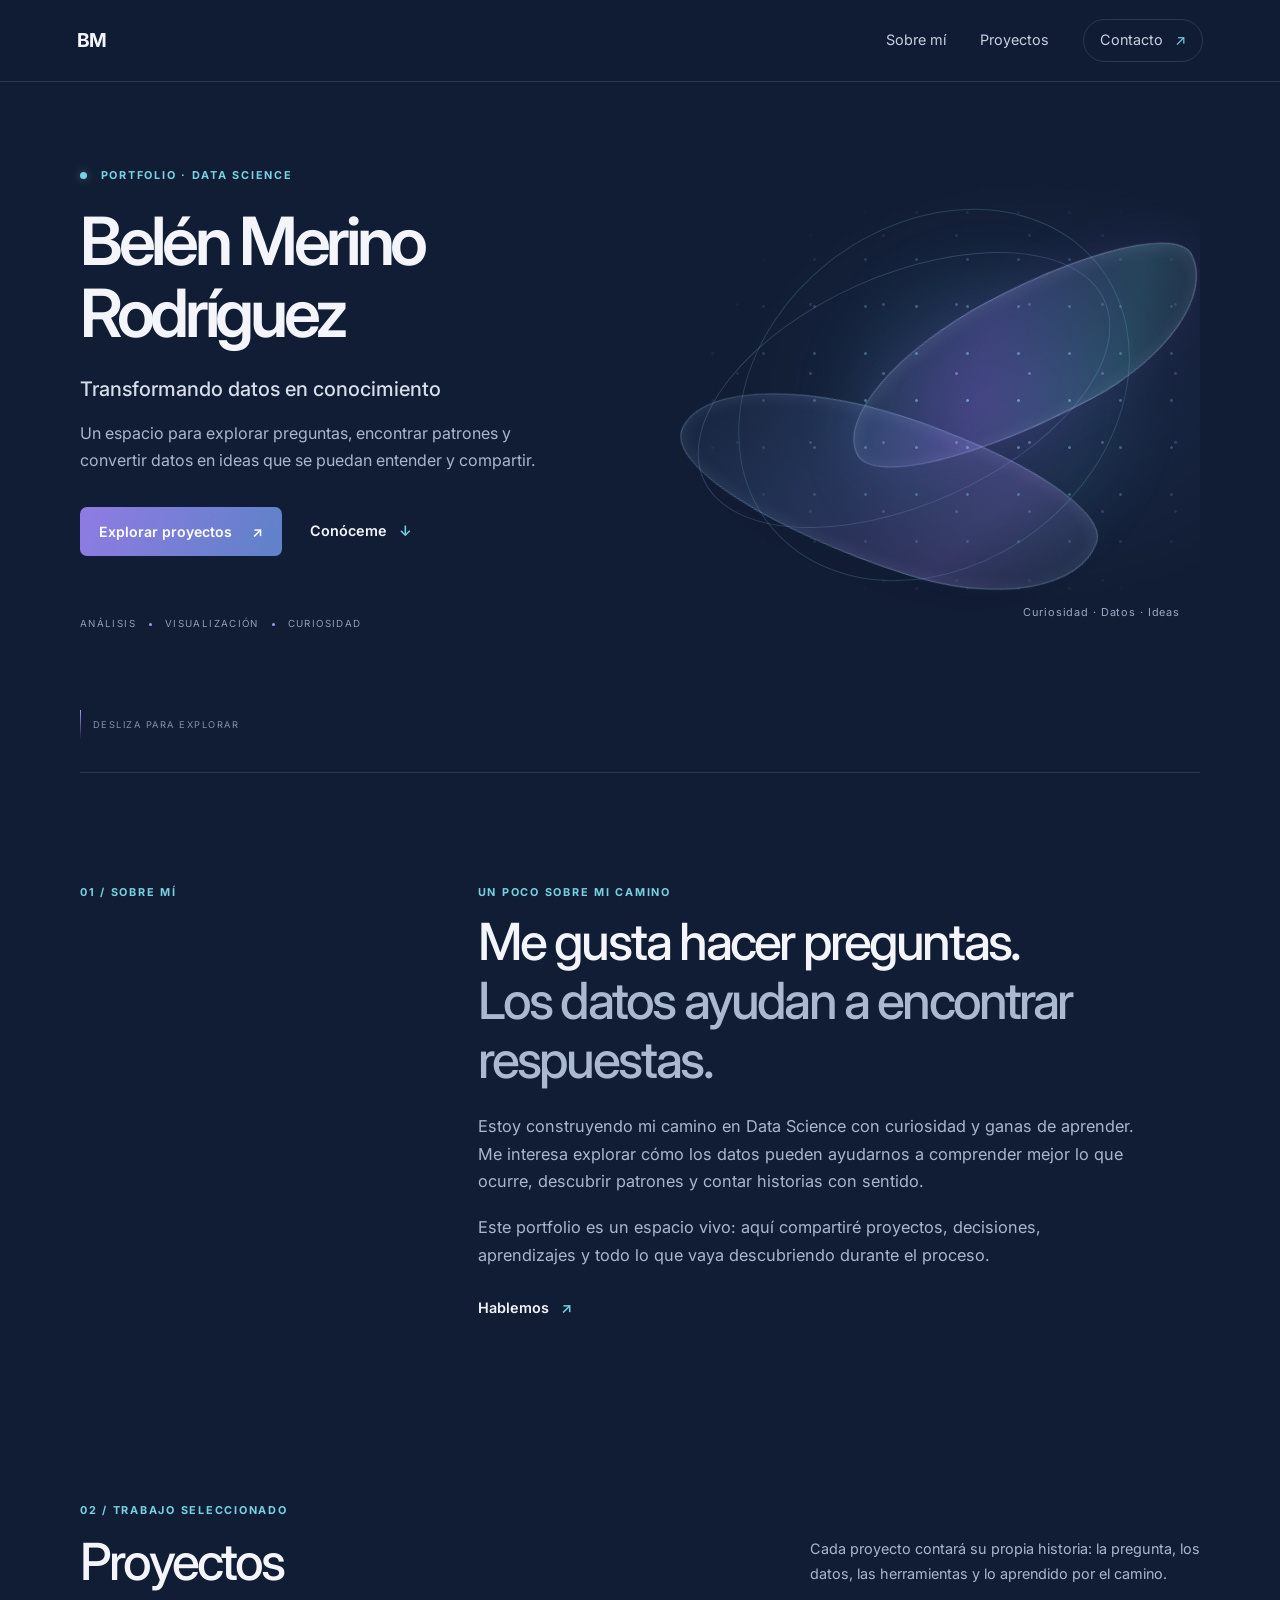
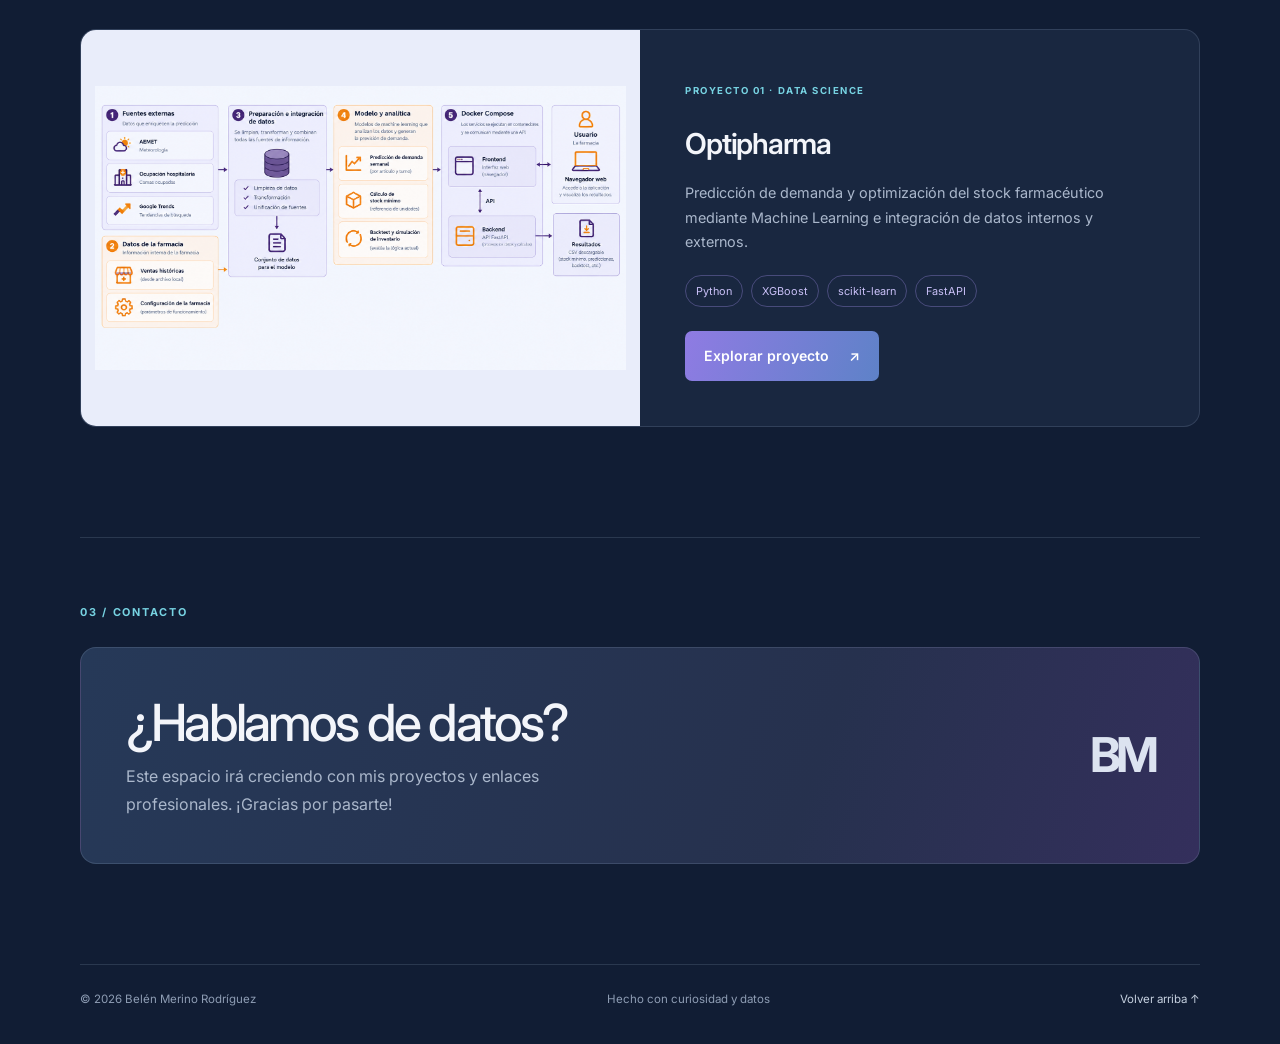
<file: index.html>
<!doctype html>
<html lang="es">
<head>
  <meta charset="utf-8">
  <meta name="viewport" content="width=device-width, initial-scale=1">
  <meta name="description" content="Portfolio de Belén Merino Rodríguez: proyectos, análisis y exploración de datos.">
  <meta name="theme-color" content="#111d34">
  <title>Belén Merino Rodríguez | Portfolio</title>
  <link rel="preconnect" href="https://fonts.googleapis.com">
  <link rel="preconnect" href="https://fonts.gstatic.com" crossorigin>
  <link href="https://fonts.googleapis.com/css2?family=Inter:wght@400;500;600;700&display=swap" rel="stylesheet">
  <link rel="stylesheet" href="styles.css">
</head>
<body>
  <header class="site-header">
    <a class="brand" href="#inicio" aria-label="Ir al inicio">BM</a>
    <button class="menu-toggle" aria-label="Abrir menú" aria-expanded="false">☰</button>
    <nav class="nav" aria-label="Navegación principal">
      <a href="#sobre-mi">Sobre mí</a>
      <a href="#proyectos">Proyectos</a>
      <a class="nav-cta" href="#contacto">Contacto <span aria-hidden="true">↗</span></a>
    </nav>
  </header>

  <main>
    <section class="hero section-wrap" id="inicio">
      <div class="hero-copy">
        <p class="eyebrow"><span class="status-dot"></span> PORTFOLIO · DATA SCIENCE</p>
        <h1>Belén Merino Rodríguez</h1>
        <p class="hero-subtitle">Transformando datos en conocimiento</p>
        <p class="hero-text">Un espacio para explorar preguntas, encontrar patrones y convertir datos en ideas que se puedan entender y compartir.</p>
        <div class="hero-actions">
          <a class="button button-primary" href="#proyectos">Explorar proyectos <span aria-hidden="true">↗</span></a>
          <a class="text-link" href="#sobre-mi">Conóceme <span aria-hidden="true">↓</span></a>
        </div>
        <div class="hero-meta"><span>ANÁLISIS</span><i></i><span>VISUALIZACIÓN</span><i></i><span>CURIOSIDAD</span></div>
      </div>
      <div class="hero-art" role="img" aria-label="Formas abstractas translúcidas en tonos violetas y cian sobre un fondo azul noche">
        <div class="art-glow"></div>
        <div class="art-orbit orbit-one"></div>
        <div class="art-orbit orbit-two"></div>
        <div class="art-glass glass-one"></div>
        <div class="art-glass glass-two"></div>
        <div class="art-particles"></div>
        <span class="art-caption">Curiosidad · Datos · Ideas</span>
      </div>
      <a class="scroll-cue" href="#sobre-mi"><span></span> DESLIZA PARA EXPLORAR</a>
    </section>

    <section class="intro section-wrap" id="sobre-mi">
      <div class="section-kicker">01 / SOBRE MÍ</div>
      <div class="intro-content">
        <p class="eyebrow">UN POCO SOBRE MI CAMINO</p>
        <h2>Me gusta hacer preguntas.<br><em>Los datos ayudan a encontrar respuestas.</em></h2>
        <p>Estoy construyendo mi camino en Data Science con curiosidad y ganas de aprender. Me interesa explorar cómo los datos pueden ayudarnos a comprender mejor lo que ocurre, descubrir patrones y contar historias con sentido.</p>
        <p>Este portfolio es un espacio vivo: aquí compartiré proyectos, decisiones, aprendizajes y todo lo que vaya descubriendo durante el proceso.</p>
        <a class="text-link" href="#contacto">Hablemos <span aria-hidden="true">↗</span></a>
      </div>
    </section>

    <section class="projects section-wrap" id="proyectos">
      <div class="section-heading">
        <div>
          <div class="section-kicker">02 / TRABAJO SELECCIONADO</div>
          <h2>Proyectos</h2>
        </div>
        <p>Cada proyecto contará su propia historia: la pregunta, los datos, las herramientas y lo aprendido por el camino.</p>
      </div>
      <article class="project-placeholder project-featured">
        <a class="project-visual project-image-link" href="proyectos/optipharma/" aria-label="Ver el caso de estudio Optipharma">
          <img src="assets/optipharma-arquitectura.png" alt="Diagrama de arquitectura de Optipharma: fuentes de datos, preparación, modelo predictivo, aplicación y resultados">
        </a>
        <div class="project-info">
          <span class="project-number">PROYECTO 01 · DATA SCIENCE</span>
          <h3>Optipharma</h3>
          <p>Predicción de demanda y optimización del stock farmacéutico mediante Machine Learning e integración de datos internos y externos.</p>
          <div class="project-tags"><span>Python</span><span>XGBoost</span><span>scikit-learn</span><span>FastAPI</span></div>
          <a class="button button-primary" href="proyectos/optipharma/">Explorar proyecto <span aria-hidden="true">↗</span></a>
        </div>
      </article>
    </section>

    <section class="contact section-wrap" id="contacto">
      <div class="section-kicker">03 / CONTACTO</div>
      <div class="contact-panel">
        <div>
          <h2>¿Hablamos de datos?</h2>
          <p>Este espacio irá creciendo con mis proyectos y enlaces profesionales. ¡Gracias por pasarte!</p>
        </div>
        <span class="contact-mark">BM</span>
      </div>
    </section>
  </main>

  <footer class="footer section-wrap">
    <span>© <span id="year"></span> Belén Merino Rodríguez</span>
    <span>Hecho con curiosidad y datos</span>
    <a href="#inicio">Volver arriba ↑</a>
  </footer>
  <script src="script.js"></script>
</body>
</html>
</file>
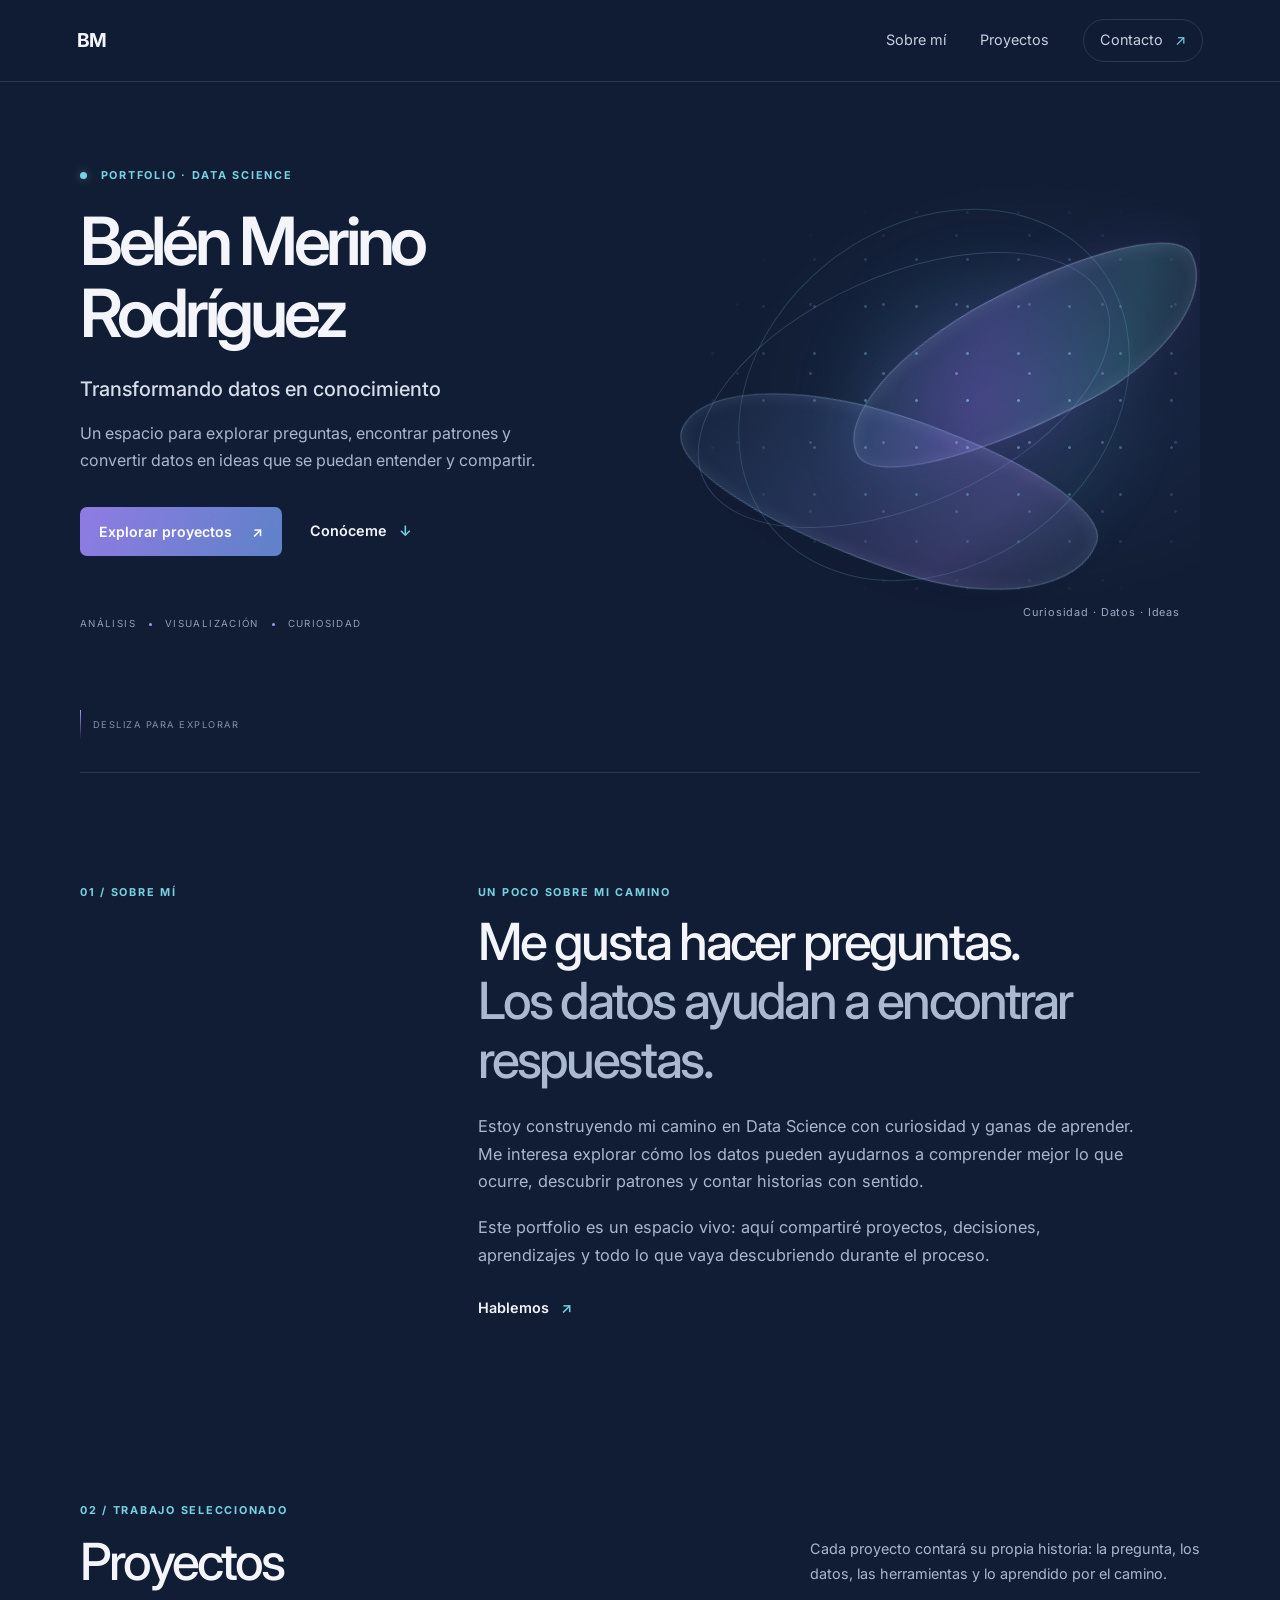
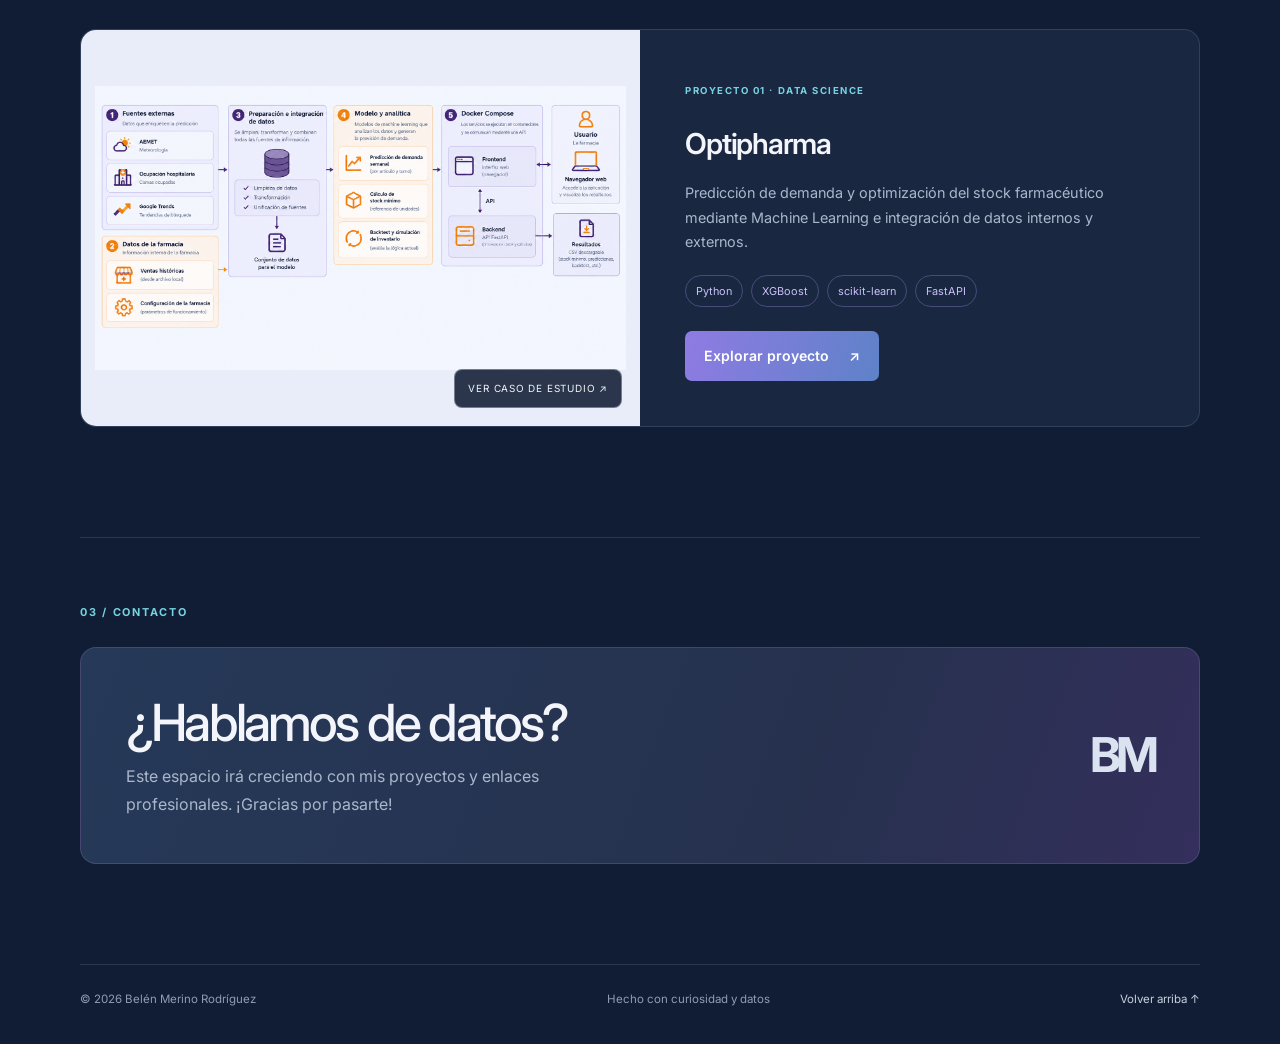
<file: index (1).html>
<!doctype html>
<html lang="es">
<head>
  <meta charset="utf-8">
  <meta name="viewport" content="width=device-width, initial-scale=1">
  <meta name="description" content="Portfolio de Belén Merino Rodríguez: proyectos, análisis y exploración de datos.">
  <meta name="theme-color" content="#111d34">
  <title>Belén Merino Rodríguez | Portfolio</title>
  <link rel="preconnect" href="https://fonts.googleapis.com">
  <link rel="preconnect" href="https://fonts.gstatic.com" crossorigin>
  <link href="https://fonts.googleapis.com/css2?family=Inter:wght@400;500;600;700&display=swap" rel="stylesheet">
  <link rel="stylesheet" href="styles.css">
</head>
<body>
  <header class="site-header">
    <a class="brand" href="#inicio" aria-label="Ir al inicio">BM</a>
    <button class="menu-toggle" aria-label="Abrir menú" aria-expanded="false">☰</button>
    <nav class="nav" aria-label="Navegación principal">
      <a href="#sobre-mi">Sobre mí</a>
      <a href="#proyectos">Proyectos</a>
      <a class="nav-cta" href="#contacto">Contacto <span aria-hidden="true">↗</span></a>
    </nav>
  </header>

  <main>
    <section class="hero section-wrap" id="inicio">
      <div class="hero-copy">
        <p class="eyebrow"><span class="status-dot"></span> PORTFOLIO · DATA SCIENCE</p>
        <h1>Belén Merino Rodríguez</h1>
        <p class="hero-subtitle">Transformando datos en conocimiento</p>
        <p class="hero-text">Un espacio para explorar preguntas, encontrar patrones y convertir datos en ideas que se puedan entender y compartir.</p>
        <div class="hero-actions">
          <a class="button button-primary" href="#proyectos">Explorar proyectos <span aria-hidden="true">↗</span></a>
          <a class="text-link" href="#sobre-mi">Conóceme <span aria-hidden="true">↓</span></a>
        </div>
        <div class="hero-meta"><span>ANÁLISIS</span><i></i><span>VISUALIZACIÓN</span><i></i><span>CURIOSIDAD</span></div>
      </div>
      <div class="hero-art" role="img" aria-label="Formas abstractas translúcidas en tonos violetas y cian sobre un fondo azul noche">
        <div class="art-glow"></div>
        <div class="art-orbit orbit-one"></div>
        <div class="art-orbit orbit-two"></div>
        <div class="art-glass glass-one"></div>
        <div class="art-glass glass-two"></div>
        <div class="art-particles"></div>
        <span class="art-caption">Curiosidad · Datos · Ideas</span>
      </div>
      <a class="scroll-cue" href="#sobre-mi"><span></span> DESLIZA PARA EXPLORAR</a>
    </section>

    <section class="intro section-wrap" id="sobre-mi">
      <div class="section-kicker">01 / SOBRE MÍ</div>
      <div class="intro-content">
        <p class="eyebrow">UN POCO SOBRE MI CAMINO</p>
        <h2>Me gusta hacer preguntas.<br><em>Los datos ayudan a encontrar respuestas.</em></h2>
        <p>Estoy construyendo mi camino en Data Science con curiosidad y ganas de aprender. Me interesa explorar cómo los datos pueden ayudarnos a comprender mejor lo que ocurre, descubrir patrones y contar historias con sentido.</p>
        <p>Este portfolio es un espacio vivo: aquí compartiré proyectos, decisiones, aprendizajes y todo lo que vaya descubriendo durante el proceso.</p>
        <a class="text-link" href="#contacto">Hablemos <span aria-hidden="true">↗</span></a>
      </div>
    </section>

    <section class="projects section-wrap" id="proyectos">
      <div class="section-heading">
        <div>
          <div class="section-kicker">02 / TRABAJO SELECCIONADO</div>
          <h2>Proyectos</h2>
        </div>
        <p>Cada proyecto contará su propia historia: la pregunta, los datos, las herramientas y lo aprendido por el camino.</p>
      </div>
      <article class="project-placeholder project-featured">
        <a class="project-visual project-image-link" href="proyectos/optipharma/" aria-label="Ver el caso de estudio Optipharma">
          <img src="assets/optipharma-arquitectura.png" alt="Diagrama de arquitectura de Optipharma: fuentes de datos, preparación, modelo predictivo, aplicación y resultados">
          <span class="project-image-label">VER CASO DE ESTUDIO ↗</span>
        </a>
        <div class="project-info">
          <span class="project-number">PROYECTO 01 · DATA SCIENCE</span>
          <h3>Optipharma</h3>
          <p>Predicción de demanda y optimización del stock farmacéutico mediante Machine Learning e integración de datos internos y externos.</p>
          <div class="project-tags"><span>Python</span><span>XGBoost</span><span>scikit-learn</span><span>FastAPI</span></div>
          <a class="button button-primary" href="proyectos/optipharma/">Explorar proyecto <span aria-hidden="true">↗</span></a>
        </div>
      </article>
    </section>

    <section class="contact section-wrap" id="contacto">
      <div class="section-kicker">03 / CONTACTO</div>
      <div class="contact-panel">
        <div>
          <h2>¿Hablamos de datos?</h2>
          <p>Este espacio irá creciendo con mis proyectos y enlaces profesionales. ¡Gracias por pasarte!</p>
        </div>
        <span class="contact-mark">BM</span>
      </div>
    </section>
  </main>

  <footer class="footer section-wrap">
    <span>© <span id="year"></span> Belén Merino Rodríguez</span>
    <span>Hecho con curiosidad y datos</span>
    <a href="#inicio">Volver arriba ↑</a>
  </footer>
  <script src="script.js"></script>
</body>
</html>
</file>
<file: styles.css>
:root {
  --bg: #111d34;
  --bg-deep: #0d172b;
  --panel: #1b2b49;
  --panel-soft: #243657;
  --text: #f3f5fa;
  --muted: #aab7cb;
  --violet: #aa96f4;
  --cyan: #77d3e2;
  --line: rgba(190, 205, 230, .15);
  --font: 'Inter', sans-serif;
}
* { box-sizing: border-box; }
html { scroll-behavior: smooth; }
body { margin: 0; background: var(--bg); color: var(--text); font-family: var(--font); line-height: 1.7; overflow-x: hidden; }
a { color: inherit; text-decoration: none; }
.site-header { height: 82px; display:flex; align-items:center; justify-content:space-between; padding:0 max(6vw,24px); border-bottom:1px solid var(--line); position:relative; z-index:5; background:rgba(17,29,52,.9); backdrop-filter:blur(14px); }
.brand { font-size:1.2rem; font-weight:700; letter-spacing:-.06em; color:var(--text); }
.nav { display:flex; align-items:center; gap:34px; font-size:.9rem; color:#c6d0df; }
.nav a { transition:color .2s ease; }
.nav a:hover,.text-link:hover { color:var(--cyan); }
.nav-cta { border:1px solid var(--line); padding:8px 16px; border-radius:30px; }
.nav-cta span { color:var(--cyan); margin-left:8px; }
.menu-toggle { display:none; background:none; border:0; color:white; font-size:1.4rem; cursor:pointer; }
.section-wrap { width:min(1120px,88vw); margin-inline:auto; }
.hero { min-height:690px; display:grid; grid-template-columns:1.05fr .95fr; align-items:center; position:relative; padding-top:50px; padding-bottom:105px; isolation:isolate; }
.hero-copy { position:relative; z-index:2; }
.eyebrow,.section-kicker,.project-number { font-size:.68rem; letter-spacing:.16em; font-weight:700; color:var(--cyan); }
.status-dot { display:inline-block; width:7px; height:7px; border-radius:50%; background:var(--cyan); margin-right:9px; box-shadow:0 0 10px rgba(119,211,226,.45); }
h1,h2,h3,p { margin-top:0; }
h1 { font-size:clamp(2.7rem,5.2vw,5.1rem); line-height:1.08; letter-spacing:-.065em; font-weight:600; max-width:760px; margin:22px 0; }
.hero-subtitle { font-size:1.25rem; font-weight:500; color:#d7ddeb; margin-bottom:14px; }
.hero-text { max-width:470px; color:var(--muted); font-size:1rem; }
.hero-actions { display:flex; align-items:center; gap:28px; margin-top:32px; }
.button { display:inline-flex; align-items:center; gap:20px; padding:13px 19px; border-radius:7px; font-weight:600; font-size:.88rem; transition:transform .2s ease, box-shadow .2s ease; }
.button:hover { transform:translateY(-2px); box-shadow:0 8px 25px rgba(5,12,25,.25); }
.button-primary { background:linear-gradient(110deg,#8f7be3,#5e82c8); color:white; }
.text-link { font-size:.9rem; font-weight:600; transition:color .2s ease; }
.text-link span { color:var(--cyan); margin-left:8px; }
.hero-meta { display:flex; align-items:center; gap:13px; margin-top:60px; font-size:.61rem; letter-spacing:.14em; color:#8f9eb5; }
.hero-meta i { width:3px; height:3px; background:var(--violet); border-radius:50%; }
.hero-art { background-image:linear-gradient(90deg,rgba(17,29,52,.10),rgba(17,29,52,.22)),url('portada-abstracta.png'); background-size:cover; background-position:center; height:500px; position:relative; overflow:hidden; isolation:isolate; border-radius:48% 0 0 48%; background:radial-gradient(ellipse at 70% 48%,rgba(83,105,176,.16),transparent 58%); }
.art-glow { position:absolute; width:340px; height:340px; right:8%; top:18%; border-radius:50%; background:radial-gradient(circle,rgba(139,116,232,.22),rgba(61,154,190,.09) 48%,transparent 72%); filter:blur(18px); }
.art-orbit { position:absolute; border:1px solid rgba(150,174,237,.23); border-radius:50%; transform:rotate(-24deg); }
.orbit-one { width:440px; height:230px; top:25%; left:3%; }
.orbit-two { width:340px; height:420px; top:7%; left:18%; transform:rotate(52deg); border-color:rgba(119,211,226,.2); }
.art-glass { position:absolute; border-radius:48% 52% 40% 60% / 55% 40% 60% 45%; transform:rotate(-28deg); filter:drop-shadow(0 14px 25px rgba(5,12,35,.22)); }
.glass-one { width:390px; height:135px; right:-4%; top:28%; background:linear-gradient(130deg,rgba(110,198,231,.06),rgba(130,115,226,.28) 40%,rgba(111,219,230,.19) 75%,rgba(255,255,255,.04)); border:1px solid rgba(189,200,255,.38); box-shadow:inset 0 2px 18px rgba(221,228,255,.12),0 0 45px rgba(127,116,226,.12); }
.glass-two { width:430px; height:150px; left:1%; bottom:17%; transform:rotate(18deg); background:linear-gradient(120deg,rgba(82,164,207,.05),rgba(101,135,213,.2) 35%,rgba(161,130,235,.24) 70%,rgba(119,211,226,.08)); border:1px solid rgba(154,203,237,.35); box-shadow:inset 0 1px 18px rgba(221,228,255,.1); }
.art-particles { position:absolute; inset:7% 2%; opacity:.65; background-image:radial-gradient(circle,rgba(126,207,241,.95) 1px,transparent 1.8px),radial-gradient(circle,rgba(174,151,245,.9) 1px,transparent 1.8px); background-size:51px 47px,73px 69px; background-position:8px 4px,22px 16px; mask-image:radial-gradient(ellipse at 60% 50%,#000 5%,transparent 72%); }
.art-caption { position:absolute; bottom:28px; right:20px; color:#9aaac4; font-size:.68rem; letter-spacing:.08em; }
.scroll-cue { position:absolute; bottom:32px; left:0; display:flex; align-items:center; gap:12px; color:#8292aa; font-size:.58rem; letter-spacing:.16em; }
.scroll-cue span { height:30px; width:1px; background:linear-gradient(var(--violet),transparent); }
.intro { padding:110px 0; border-top:1px solid var(--line); display:grid; grid-template-columns:.65fr 1.35fr; gap:50px; }
.intro-content h2,.section-heading h2,.contact h2 { font-size:clamp(2rem,4vw,3.4rem); line-height:1.15; letter-spacing:-.055em; font-weight:500; margin:0 0 24px; }
.intro-content h2 em { font-style:normal; color:#aab8d0; }
.intro-content p:not(.eyebrow) { max-width:660px; color:var(--muted); font-size:1.02rem; margin-bottom:18px; }
.intro-content .text-link { display:inline-block; margin-top:8px; }
.projects { padding:70px 0 110px; }
.section-heading { display:flex; justify-content:space-between; align-items:end; gap:30px; margin-bottom:38px; }
.section-heading h2 { margin:13px 0 0; }
.section-heading>p { max-width:390px; color:var(--muted); font-size:.9rem; margin-bottom:5px; }
.project-placeholder { display:grid; grid-template-columns:1fr 1fr; overflow:hidden; border:1px solid var(--line); border-radius:16px; background:rgba(34,49,75,.55); }
.project-visual { min-height:330px; position:relative; overflow:hidden; background:radial-gradient(circle at 60% 40%,#344b70,#1a2943 65%); }
.visual-grid { position:absolute; inset:0; background-image:linear-gradient(rgba(174,190,218,.08) 1px,transparent 1px),linear-gradient(90deg,rgba(174,190,218,.08) 1px,transparent 1px); background-size:35px 35px; mask-image:linear-gradient(90deg,transparent,#000); }
.visual-chart { position:absolute; left:13%; right:12%; bottom:20%; height:45%; display:flex; align-items:end; gap:5%; border-bottom:1px solid rgba(190,205,230,.35); }
.visual-chart span { flex:1; height:35%; background:linear-gradient(#9d8ae9,#5f8fb7); border-radius:5px 5px 0 0; opacity:.85; }
.visual-chart span:nth-child(2){height:55%}.visual-chart span:nth-child(3){height:43%}.visual-chart span:nth-child(4){height:75%}.visual-chart span:nth-child(5){height:61%}.visual-chart span:nth-child(6){height:88%}.visual-chart span:nth-child(7){height:100%}
.visual-orb { position:absolute; width:130px; height:130px; right:18%; top:12%; border:1px solid rgba(180,166,255,.65); border-radius:50%; box-shadow:0 0 45px rgba(144,123,232,.2),inset 0 0 35px rgba(144,123,232,.12); }
.project-info { padding:45px; align-self:center; }
.project-number { font-size:.6rem; }
.project-info h3 { font-size:1.8rem; letter-spacing:-.04em; font-weight:600; margin:18px 0 12px; }
.project-info p { color:var(--muted); font-size:.9rem; }
.project-note { font-size:.58rem; letter-spacing:.15em; color:var(--violet); }
.contact { padding:65px 0 100px; border-top:1px solid var(--line); }
.contact-panel { margin-top:25px; padding:45px; background:linear-gradient(110deg,#263958,#26314e 65%,#342f5c); border:1px solid var(--line); border-radius:16px; display:flex; align-items:center; justify-content:space-between; }
.contact h2 { margin-bottom:12px; }
.contact-panel p { color:var(--muted); margin:0; max-width:500px; }
.contact-mark { font-size:3rem; font-weight:700; letter-spacing:-.1em; color:#dce3f0; }
.footer { padding:25px 0 35px; border-top:1px solid var(--line); display:flex; justify-content:space-between; color:#8e9db4; font-size:.72rem; }
.footer a { color:#c5d0df; }
@media (prefers-reduced-motion: reduce) { html{scroll-behavior:auto} *,*::before,*::after{animation-duration:.01ms!important;transition-duration:.01ms!important} }
@media (max-width:800px) {
  .hero { grid-template-columns:1fr; padding-top:75px; min-height:auto; }
  .hero-art { height:370px; margin-top:12px; }
  .hero-copy { z-index:1; }
  .intro { grid-template-columns:1fr; gap:25px; padding:80px 0; }
  .project-placeholder { grid-template-columns:1fr; }
  .project-visual { min-height:270px; }
  .section-heading { align-items:start; flex-direction:column; gap:12px; }
  .scroll-cue { bottom:15px; }
}
@media (max-width:560px) {
  .site-header { height:70px; }
  .menu-toggle { display:block; }
  .nav { display:none; position:absolute; top:69px; left:0; right:0; padding:20px 6vw; background:#172640; border-bottom:1px solid var(--line); flex-direction:column; align-items:start; gap:18px; }
  .nav.open { display:flex; }
  .hero { padding-top:58px; }
  h1 { font-size:clamp(2.45rem,11vw,3.5rem); max-width:100%; }
  .hero-art { height:290px; margin-inline:-20px; }
  .hero-meta { gap:8px; font-size:.5rem; flex-wrap:wrap; }
  .glass-one { width:300px; right:-15%; }
  .glass-two { width:330px; left:-12%; }
  .project-info { padding:28px 23px; }
  .contact-panel { padding:28px; gap:15px; }
  .contact-mark { font-size:2rem; }
  .footer { flex-wrap:wrap; gap:12px; }
  .footer span:nth-child(2) { display:none; }
}

/* Optipharma featured project */
.project-image-link { display:block; min-height:330px; position:relative; overflow:hidden; background:#e9edfa; }
.project-image-link img { position:absolute; inset:0; width:100%; height:100%; min-height:0; display:block; padding:14px; box-sizing:border-box; object-fit:contain; object-position:center; transition:transform .45s ease; }
.project-image-link:hover img { transform:scale(1.025); }
.project-image-label { position:absolute; right:18px; bottom:18px; padding:10px 13px; border:1px solid rgba(255,255,255,.35); border-radius:8px; background:rgba(17,29,52,.88); color:#f3f5fa; font-size:.62rem; letter-spacing:.08em; }
.project-tags { display:flex; flex-wrap:wrap; gap:8px; margin:20px 0 24px; }
.project-tags span { border:1px solid rgba(170,150,244,.32); border-radius:99px; padding:6px 10px; color:#c9c0f7; font-size:.68rem; }
.project-info .button { display:inline-flex; }
@media (max-width:800px) { .project-image-link { min-height:260px; } .project-image-link img { min-height:0; } }
</file>
